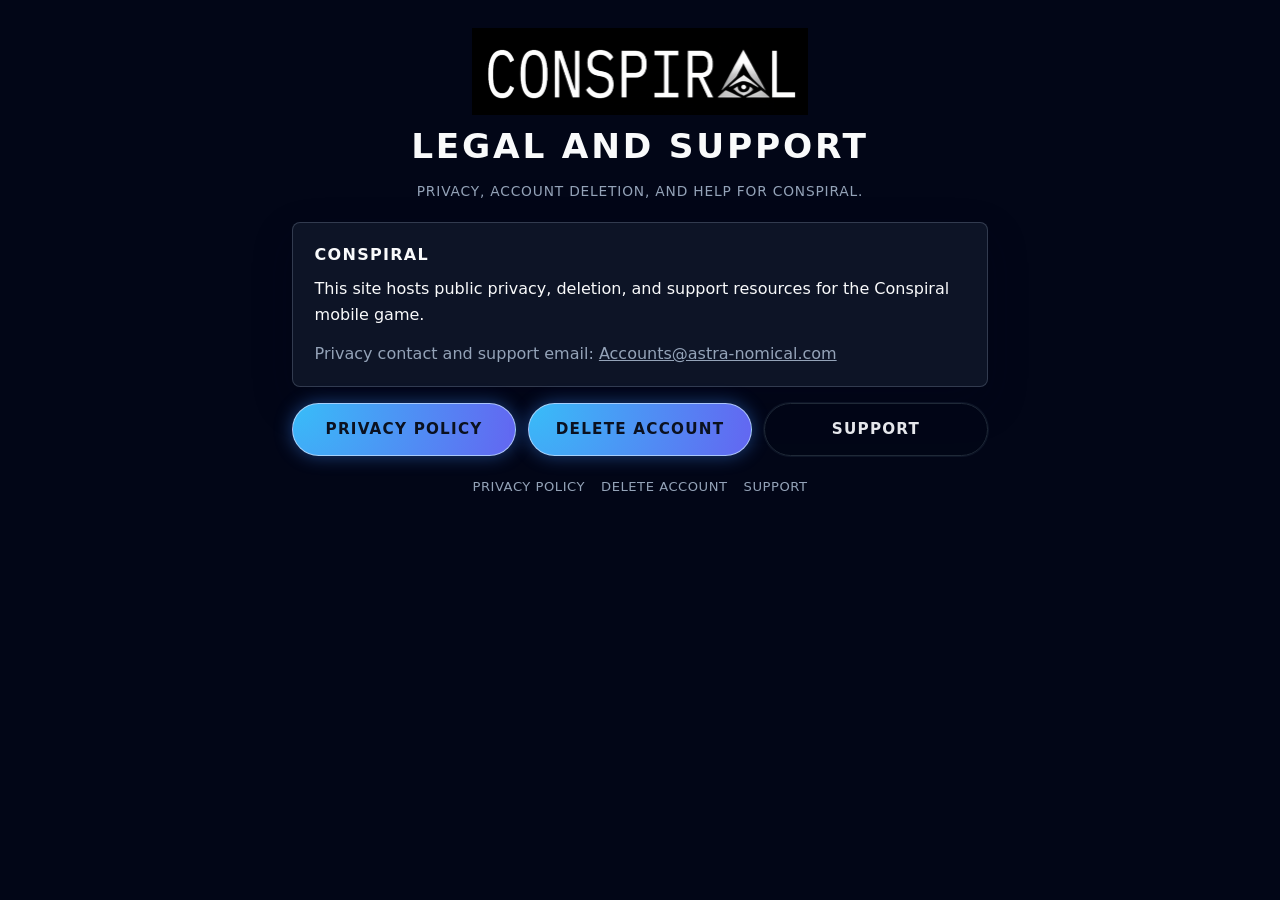
<file: index.html>
<!doctype html>
<html lang="en">
  <head>
    <meta charset="utf-8">
    <meta name="viewport" content="width=device-width, initial-scale=1">
    <meta name="description" content="Conspiral privacy, account deletion, and support resources.">
    <title>Conspiral Legal And Support</title>
    <link rel="stylesheet" href="assets/styles.css">
  </head>
  <body>
    <div class="site-shell">
      <header class="site-header">
        <img class="logo" src="assets/conspiral-logo.png" alt="Conspiral">
        <h1 class="page-title">Legal And Support</h1>
        <p class="page-subtitle">Privacy, account deletion, and help for Conspiral.</p>
      </header>

      <main class="content">
        <section class="panel">
          <h2>Conspiral</h2>
          <p>
            This site hosts public privacy, deletion, and support resources for the Conspiral mobile game.
          </p>
          <p class="muted">
            Privacy contact and support email: <a href="mailto:Accounts@astra-nomical.com">Accounts@astra-nomical.com</a>
          </p>
        </section>

        <nav class="nav-grid" aria-label="Legal and support pages">
          <a class="button" href="privacy/">Privacy Policy</a>
          <a class="button" href="delete-account/">Delete Account</a>
          <a class="button-secondary" href="support/">Support</a>
        </nav>
      </main>

      <footer class="footer">
        <a href="privacy/">Privacy Policy</a>
        <a href="delete-account/">Delete Account</a>
        <a href="support/">Support</a>
      </footer>
    </div>
  </body>
</html>
</file>
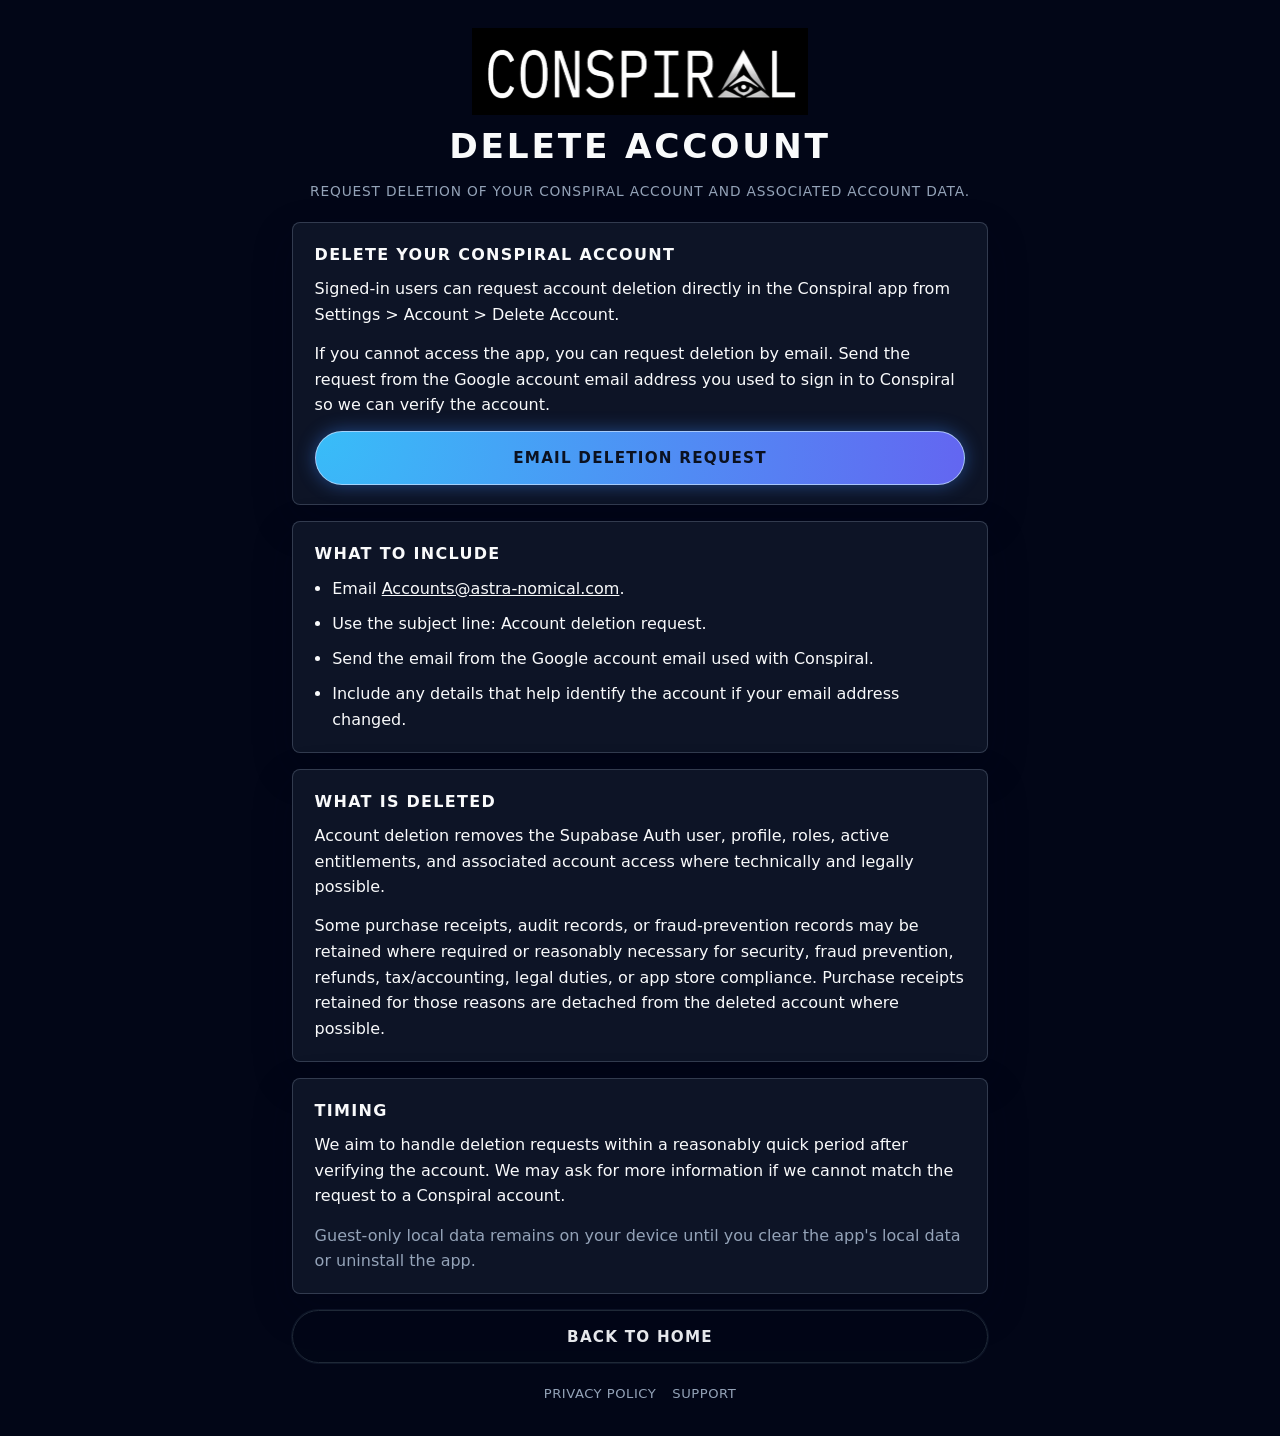
<file: delete-account/index.html>
<!doctype html>
<html lang="en">
  <head>
    <meta charset="utf-8">
    <meta name="viewport" content="width=device-width, initial-scale=1">
    <meta name="description" content="Request deletion of your Conspiral account and associated account data.">
    <title>Delete Account | Conspiral</title>
    <link rel="stylesheet" href="../assets/styles.css">
  </head>
  <body>
    <div class="site-shell">
      <header class="site-header">
        <a href="../" aria-label="Conspiral home">
          <img class="logo" src="../assets/conspiral-logo.png" alt="Conspiral">
        </a>
        <h1 class="page-title">Delete Account</h1>
        <p class="page-subtitle">Request deletion of your Conspiral account and associated account data.</p>
      </header>

      <main class="content">
        <section class="panel">
          <h2>Delete Your Conspiral Account</h2>
          <p>
            Signed-in users can request account deletion directly in the Conspiral app from Settings &gt; Account &gt;
            Delete Account.
          </p>
          <p>
            If you cannot access the app, you can request deletion by email. Send the request from the Google account
            email address you used to sign in to Conspiral so we can verify the account.
          </p>
          <a
            class="button"
            href="mailto:Accounts@astra-nomical.com?subject=Account%20deletion%20request&body=Please%20delete%20my%20Conspiral%20account.%0A%0AGoogle%20sign-in%20email%3A%20%0AOptional%20details%3A%20"
          >
            Email Deletion Request
          </a>
        </section>

        <section class="panel">
          <h2>What To Include</h2>
          <ul class="meta-list">
            <li>Email <a href="mailto:Accounts@astra-nomical.com">Accounts@astra-nomical.com</a>.</li>
            <li>Use the subject line: Account deletion request.</li>
            <li>Send the email from the Google account email used with Conspiral.</li>
            <li>Include any details that help identify the account if your email address changed.</li>
          </ul>
        </section>

        <section class="panel">
          <h2>What Is Deleted</h2>
          <p>
            Account deletion removes the Supabase Auth user, profile, roles, active entitlements, and associated
            account access where technically and legally possible.
          </p>
          <p>
            Some purchase receipts, audit records, or fraud-prevention records may be retained where required or
            reasonably necessary for security, fraud prevention, refunds, tax/accounting, legal duties, or app store
            compliance. Purchase receipts retained for those reasons are detached from the deleted account where
            possible.
          </p>
        </section>

        <section class="panel">
          <h2>Timing</h2>
          <p>
            We aim to handle deletion requests within a reasonably quick period after verifying the account. We may ask
            for more information if we cannot match the request to a Conspiral account.
          </p>
          <p class="muted">
            Guest-only local data remains on your device until you clear the app's local data or uninstall the app.
          </p>
        </section>

        <a class="button-secondary" href="../">Back To Home</a>
      </main>

      <footer class="footer">
        <a href="../privacy/">Privacy Policy</a>
        <a href="../support/">Support</a>
      </footer>
    </div>
  </body>
</html>
</file>
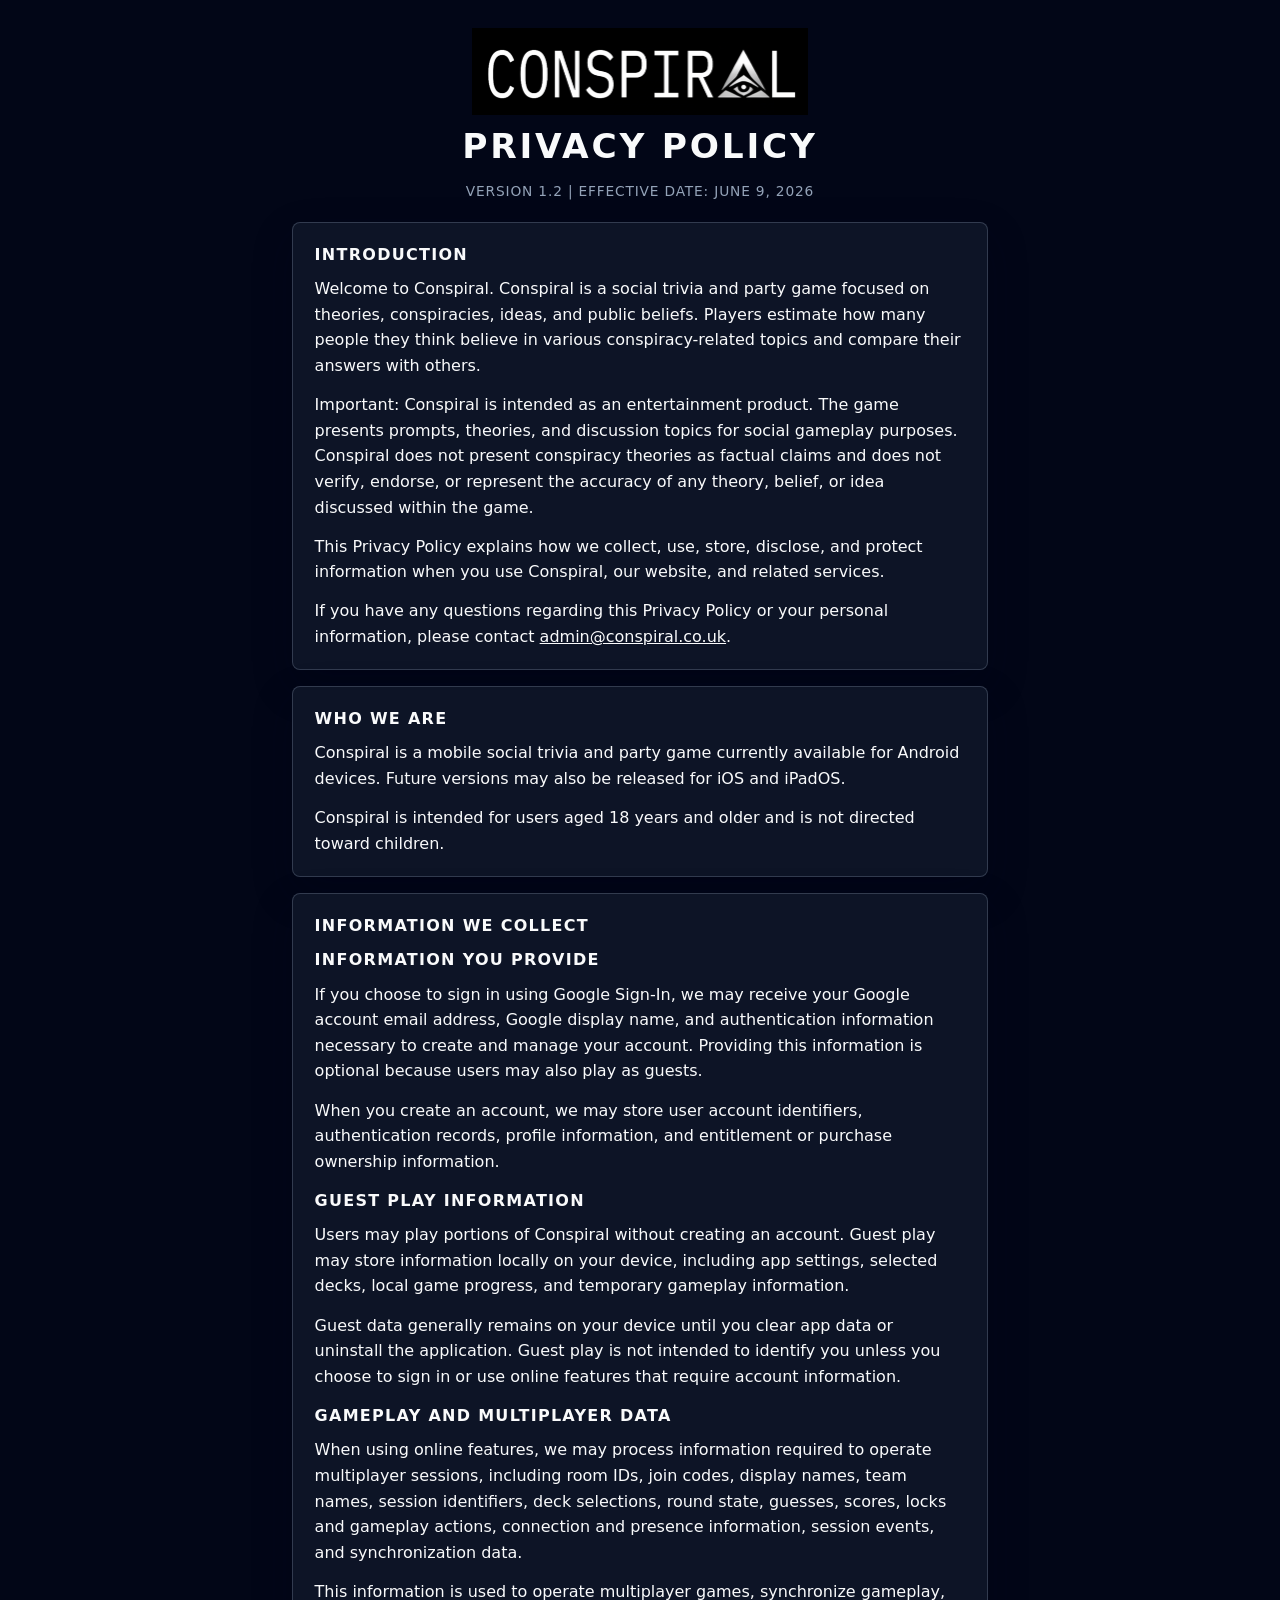
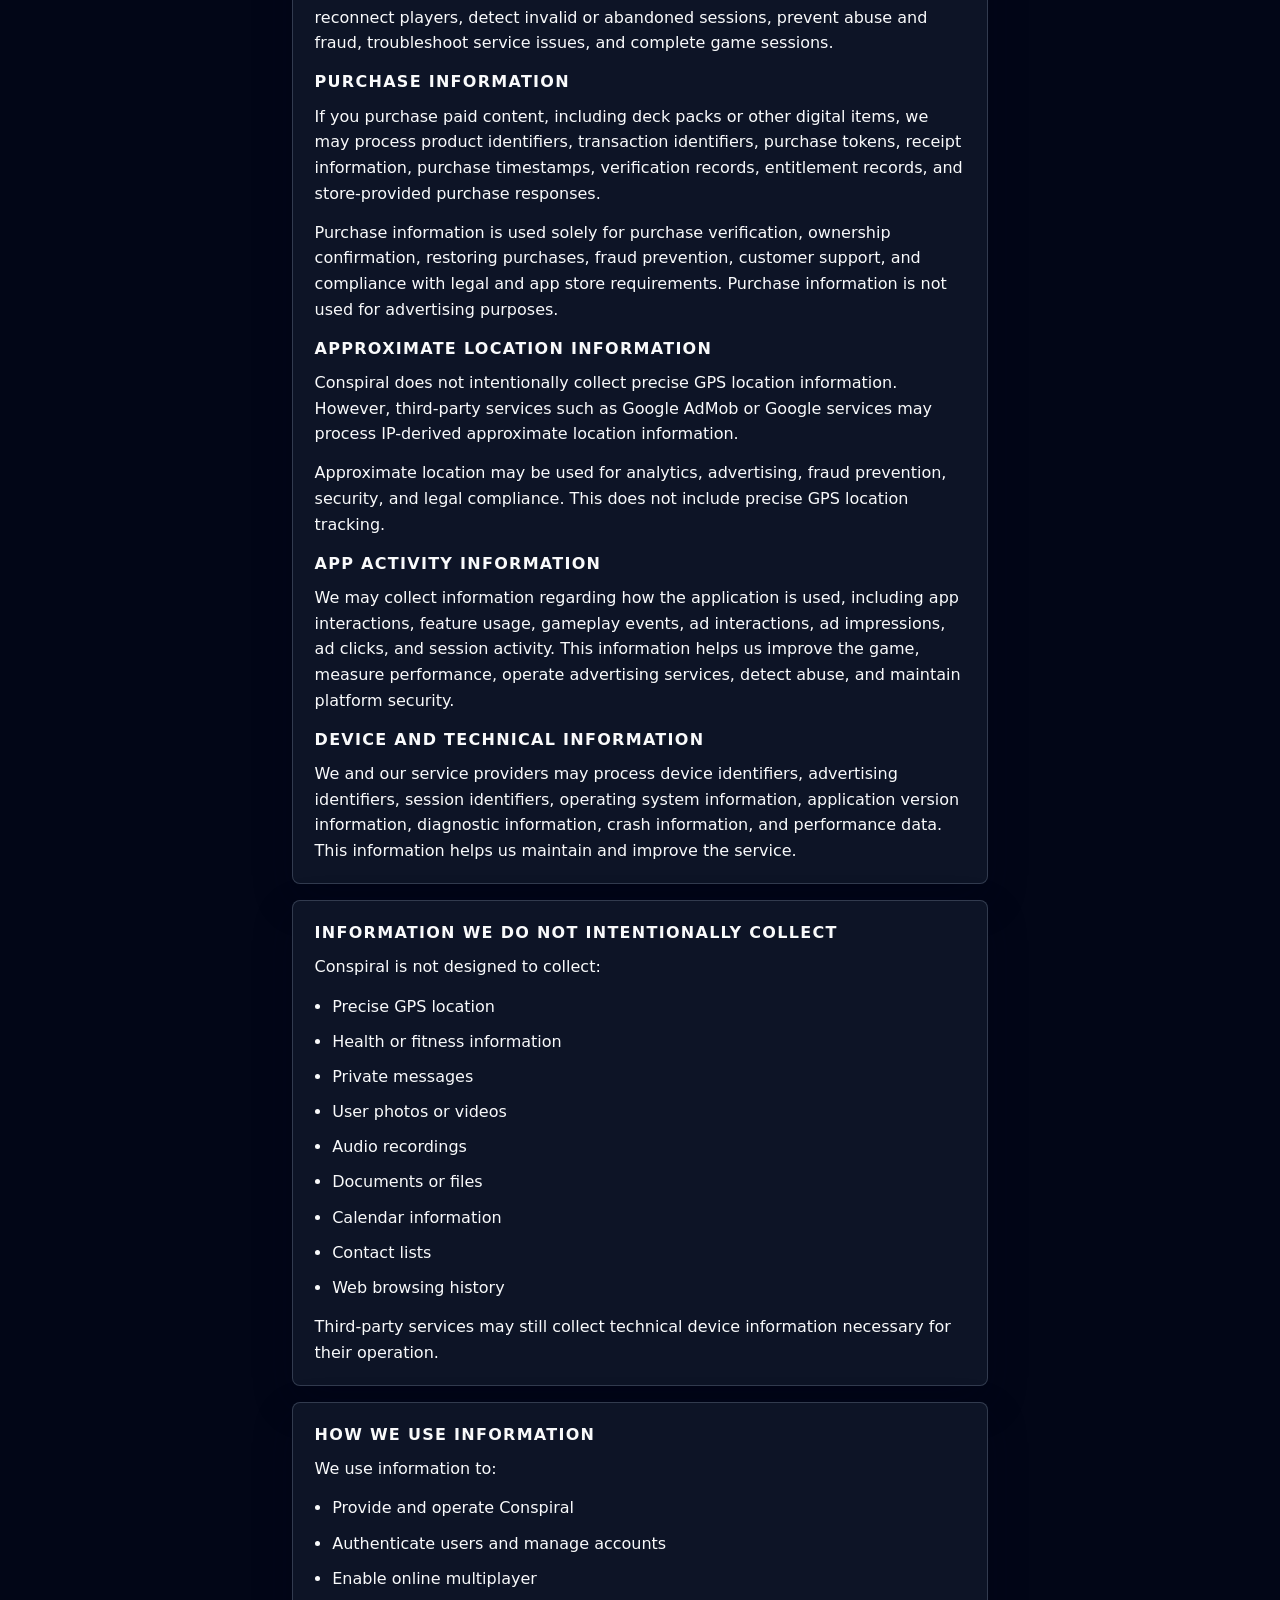
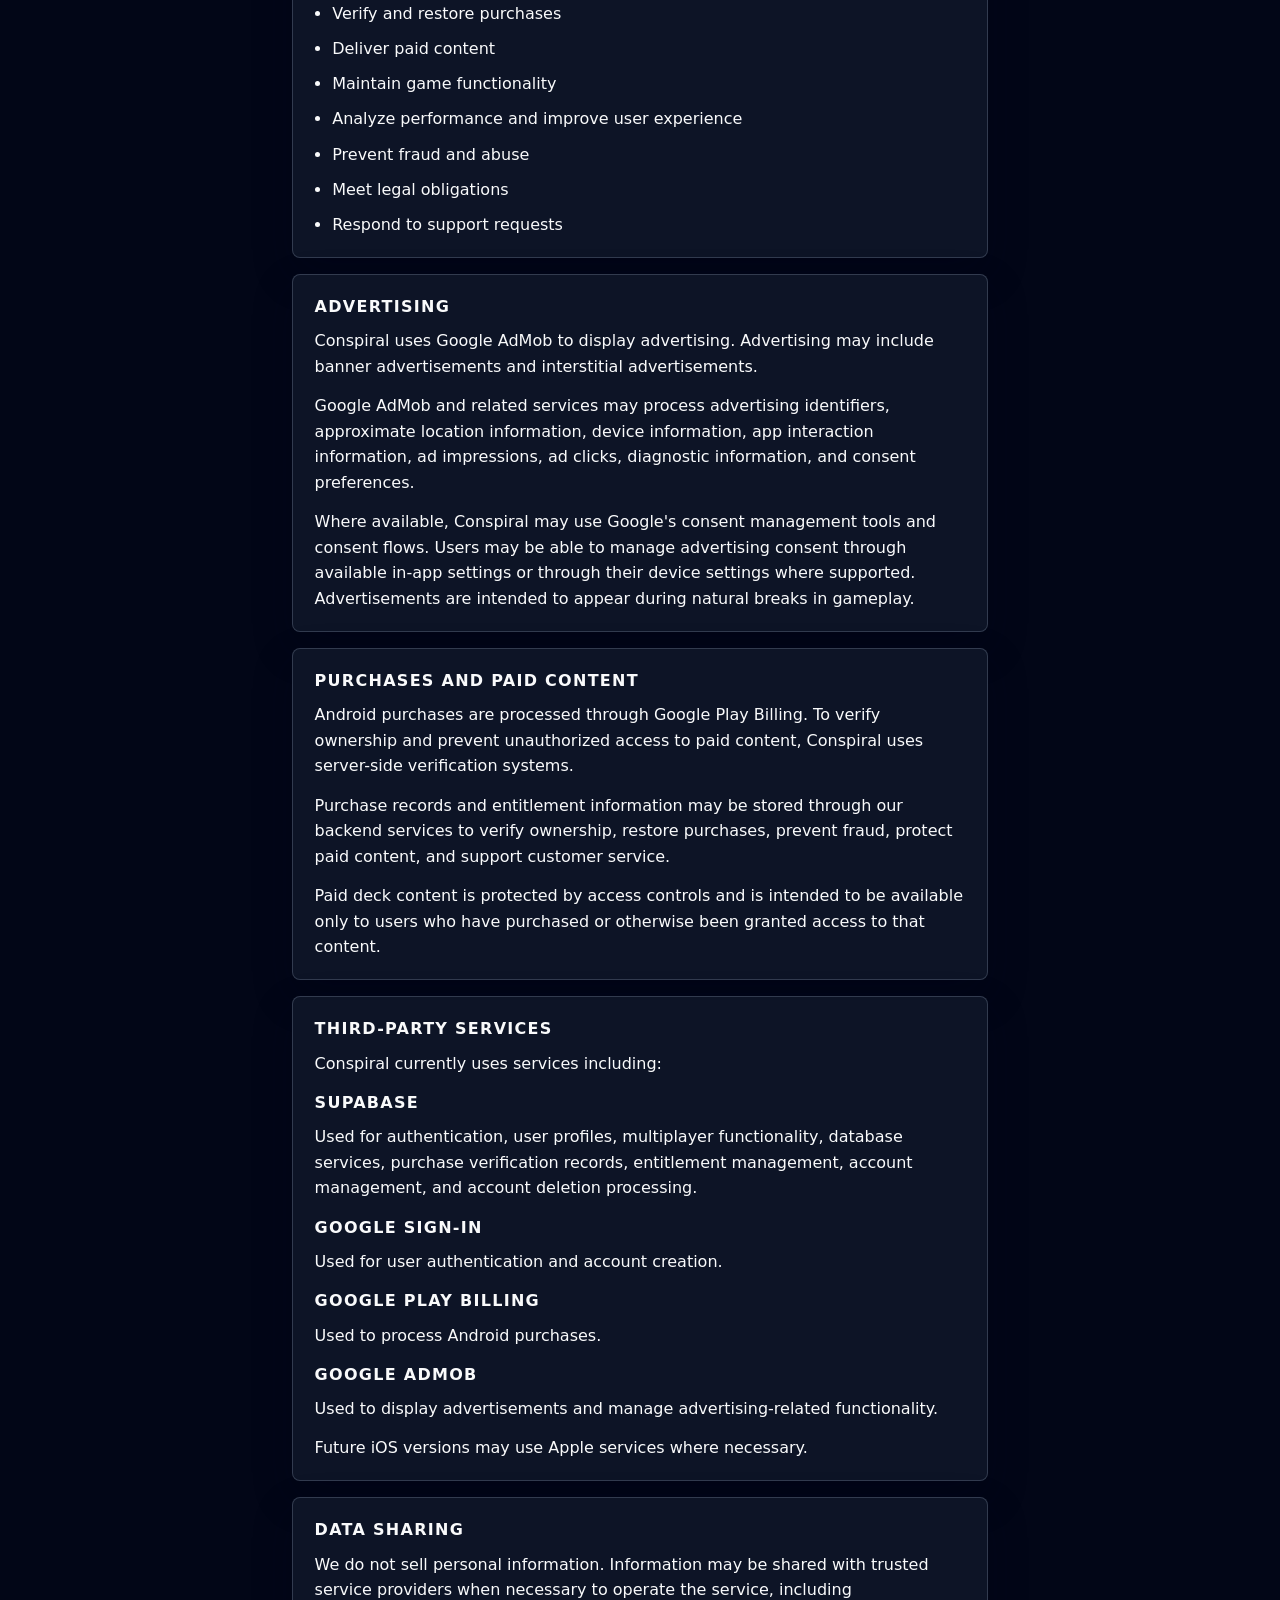
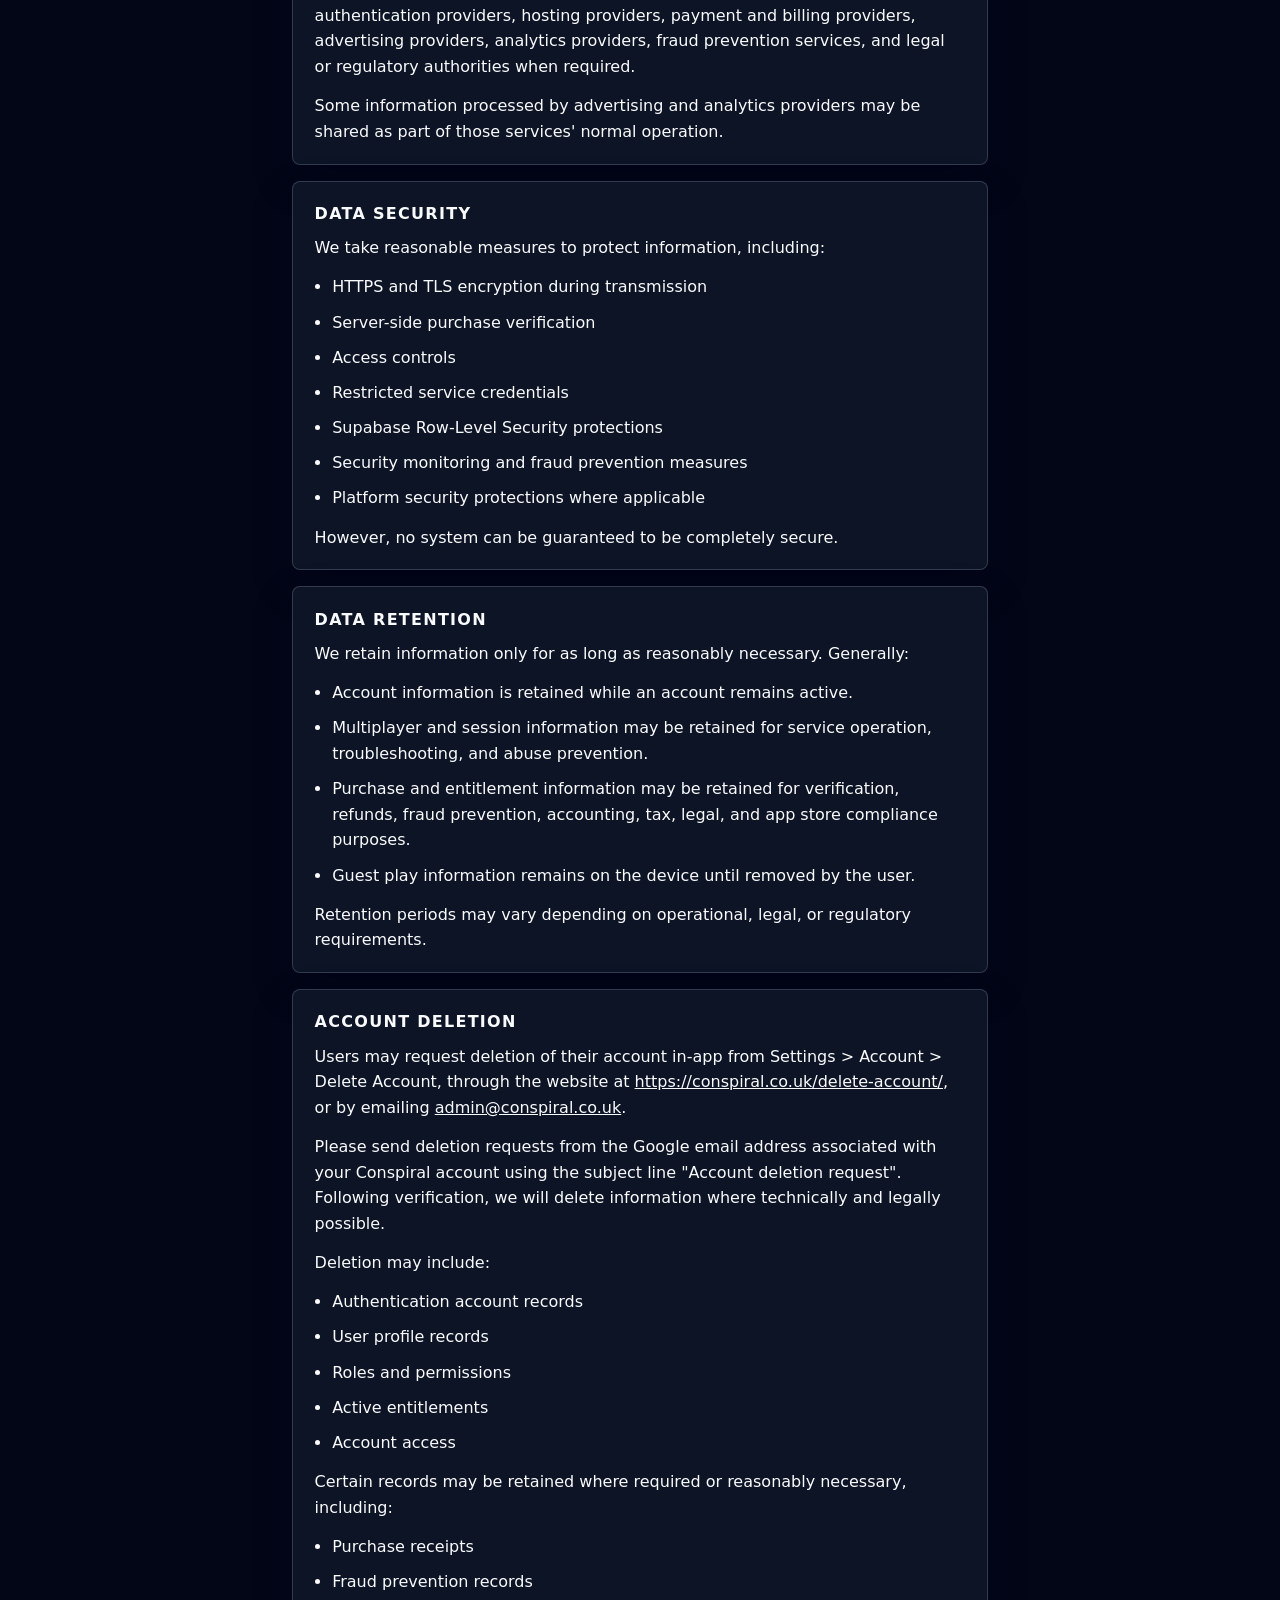
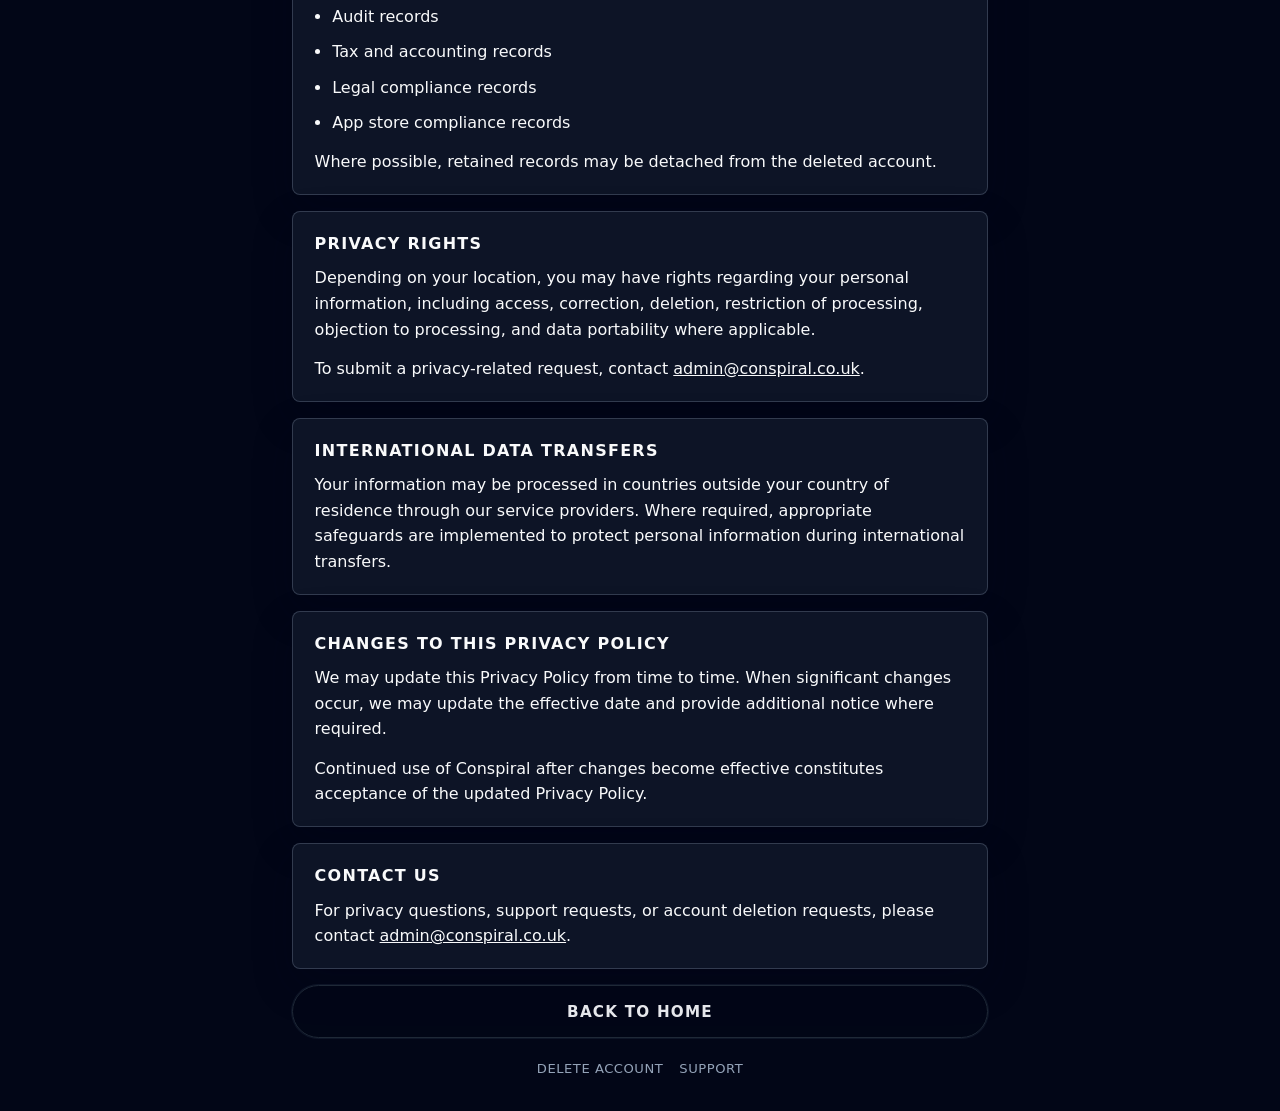
<file: privacy/index.html>
<!doctype html>
<html lang="en">
  <head>
    <meta charset="utf-8">
    <meta name="viewport" content="width=device-width, initial-scale=1">
    <meta name="description" content="Privacy Policy for the Conspiral mobile game.">
    <title>Privacy Policy | Conspiral</title>
    <link rel="stylesheet" href="../assets/styles.css">
  </head>
  <body>
    <div class="site-shell">
      <header class="site-header">
        <a href="../" aria-label="Conspiral home">
          <img class="logo" src="../assets/conspiral-logo.png" alt="Conspiral">
        </a>
        <h1 class="page-title">Privacy Policy</h1>
        <p class="page-subtitle">Version 1.2 | Effective Date: June 9, 2026</p>
      </header>

      <main class="content">
        <section class="panel">
          <h2>Introduction</h2>
          <p>
            Welcome to Conspiral. Conspiral is a social trivia and party game focused on theories, conspiracies,
            ideas, and public beliefs. Players estimate how many people they think believe in various
            conspiracy-related topics and compare their answers with others.
          </p>
          <p>
            Important: Conspiral is intended as an entertainment product. The game presents prompts, theories, and
            discussion topics for social gameplay purposes. Conspiral does not present conspiracy theories as factual
            claims and does not verify, endorse, or represent the accuracy of any theory, belief, or idea discussed
            within the game.
          </p>
          <p>
            This Privacy Policy explains how we collect, use, store, disclose, and protect information when you use
            Conspiral, our website, and related services.
          </p>
          <p>
            If you have any questions regarding this Privacy Policy or your personal information, please contact
            <a href="mailto:admin@conspiral.co.uk">admin@conspiral.co.uk</a>.
          </p>
        </section>

        <section class="panel">
          <h2>Who We Are</h2>
          <p>
            Conspiral is a mobile social trivia and party game currently available for Android devices. Future versions
            may also be released for iOS and iPadOS.
          </p>
          <p>
            Conspiral is intended for users aged 18 years and older and is not directed toward children.
          </p>
        </section>

        <section class="panel">
          <h2>Information We Collect</h2>
          <h3>Information You Provide</h3>
          <p>
            If you choose to sign in using Google Sign-In, we may receive your Google account email address, Google
            display name, and authentication information necessary to create and manage your account. Providing this
            information is optional because users may also play as guests.
          </p>
          <p>
            When you create an account, we may store user account identifiers, authentication records, profile
            information, and entitlement or purchase ownership information.
          </p>

          <h3>Guest Play Information</h3>
          <p>
            Users may play portions of Conspiral without creating an account. Guest play may store information locally
            on your device, including app settings, selected decks, local game progress, and temporary gameplay
            information.
          </p>
          <p>
            Guest data generally remains on your device until you clear app data or uninstall the application. Guest
            play is not intended to identify you unless you choose to sign in or use online features that require
            account information.
          </p>

          <h3>Gameplay And Multiplayer Data</h3>
          <p>
            When using online features, we may process information required to operate multiplayer sessions, including
            room IDs, join codes, display names, team names, session identifiers, deck selections, round state, guesses,
            scores, locks and gameplay actions, connection and presence information, session events, and synchronization
            data.
          </p>
          <p>
            This information is used to operate multiplayer games, synchronize gameplay, reconnect players, detect
            invalid or abandoned sessions, prevent abuse and fraud, troubleshoot service issues, and complete game
            sessions.
          </p>

          <h3>Purchase Information</h3>
          <p>
            If you purchase paid content, including deck packs or other digital items, we may process product
            identifiers, transaction identifiers, purchase tokens, receipt information, purchase timestamps,
            verification records, entitlement records, and store-provided purchase responses.
          </p>
          <p>
            Purchase information is used solely for purchase verification, ownership confirmation, restoring purchases,
            fraud prevention, customer support, and compliance with legal and app store requirements. Purchase
            information is not used for advertising purposes.
          </p>

          <h3>Approximate Location Information</h3>
          <p>
            Conspiral does not intentionally collect precise GPS location information. However, third-party services
            such as Google AdMob or Google services may process IP-derived approximate location information.
          </p>
          <p>
            Approximate location may be used for analytics, advertising, fraud prevention, security, and legal
            compliance. This does not include precise GPS location tracking.
          </p>

          <h3>App Activity Information</h3>
          <p>
            We may collect information regarding how the application is used, including app interactions, feature usage,
            gameplay events, ad interactions, ad impressions, ad clicks, and session activity. This information helps us
            improve the game, measure performance, operate advertising services, detect abuse, and maintain platform
            security.
          </p>

          <h3>Device And Technical Information</h3>
          <p>
            We and our service providers may process device identifiers, advertising identifiers, session identifiers,
            operating system information, application version information, diagnostic information, crash information,
            and performance data. This information helps us maintain and improve the service.
          </p>
        </section>

        <section class="panel">
          <h2>Information We Do Not Intentionally Collect</h2>
          <p>Conspiral is not designed to collect:</p>
          <ul class="meta-list">
            <li>Precise GPS location</li>
            <li>Health or fitness information</li>
            <li>Private messages</li>
            <li>User photos or videos</li>
            <li>Audio recordings</li>
            <li>Documents or files</li>
            <li>Calendar information</li>
            <li>Contact lists</li>
            <li>Web browsing history</li>
          </ul>
          <p>
            Third-party services may still collect technical device information necessary for their operation.
          </p>
        </section>

        <section class="panel">
          <h2>How We Use Information</h2>
          <p>We use information to:</p>
          <ul class="meta-list">
            <li>Provide and operate Conspiral</li>
            <li>Authenticate users and manage accounts</li>
            <li>Enable online multiplayer</li>
            <li>Verify and restore purchases</li>
            <li>Deliver paid content</li>
            <li>Maintain game functionality</li>
            <li>Analyze performance and improve user experience</li>
            <li>Prevent fraud and abuse</li>
            <li>Meet legal obligations</li>
            <li>Respond to support requests</li>
          </ul>
        </section>

        <section class="panel">
          <h2>Advertising</h2>
          <p>
            Conspiral uses Google AdMob to display advertising. Advertising may include banner advertisements and
            interstitial advertisements.
          </p>
          <p>
            Google AdMob and related services may process advertising identifiers, approximate location information,
            device information, app interaction information, ad impressions, ad clicks, diagnostic information, and
            consent preferences.
          </p>
          <p>
            Where available, Conspiral may use Google's consent management tools and consent flows. Users may be able
            to manage advertising consent through available in-app settings or through their device settings where
            supported. Advertisements are intended to appear during natural breaks in gameplay.
          </p>
        </section>

        <section class="panel">
          <h2>Purchases And Paid Content</h2>
          <p>
            Android purchases are processed through Google Play Billing. To verify ownership and prevent unauthorized
            access to paid content, Conspiral uses server-side verification systems.
          </p>
          <p>
            Purchase records and entitlement information may be stored through our backend services to verify ownership,
            restore purchases, prevent fraud, protect paid content, and support customer service.
          </p>
          <p>
            Paid deck content is protected by access controls and is intended to be available only to users who have
            purchased or otherwise been granted access to that content.
          </p>
        </section>

        <section class="panel">
          <h2>Third-Party Services</h2>
          <p>Conspiral currently uses services including:</p>
          <h3>Supabase</h3>
          <p>
            Used for authentication, user profiles, multiplayer functionality, database services, purchase verification
            records, entitlement management, account management, and account deletion processing.
          </p>
          <h3>Google Sign-In</h3>
          <p>Used for user authentication and account creation.</p>
          <h3>Google Play Billing</h3>
          <p>Used to process Android purchases.</p>
          <h3>Google AdMob</h3>
          <p>Used to display advertisements and manage advertising-related functionality.</p>
          <p>Future iOS versions may use Apple services where necessary.</p>
        </section>

        <section class="panel">
          <h2>Data Sharing</h2>
          <p>
            We do not sell personal information. Information may be shared with trusted service providers when
            necessary to operate the service, including authentication providers, hosting providers, payment and billing
            providers, advertising providers, analytics providers, fraud prevention services, and legal or regulatory
            authorities when required.
          </p>
          <p>
            Some information processed by advertising and analytics providers may be shared as part of those services'
            normal operation.
          </p>
        </section>

        <section class="panel">
          <h2>Data Security</h2>
          <p>We take reasonable measures to protect information, including:</p>
          <ul class="meta-list">
            <li>HTTPS and TLS encryption during transmission</li>
            <li>Server-side purchase verification</li>
            <li>Access controls</li>
            <li>Restricted service credentials</li>
            <li>Supabase Row-Level Security protections</li>
            <li>Security monitoring and fraud prevention measures</li>
            <li>Platform security protections where applicable</li>
          </ul>
          <p>However, no system can be guaranteed to be completely secure.</p>
        </section>

        <section class="panel">
          <h2>Data Retention</h2>
          <p>We retain information only for as long as reasonably necessary. Generally:</p>
          <ul class="meta-list">
            <li>Account information is retained while an account remains active.</li>
            <li>Multiplayer and session information may be retained for service operation, troubleshooting, and abuse prevention.</li>
            <li>Purchase and entitlement information may be retained for verification, refunds, fraud prevention, accounting, tax, legal, and app store compliance purposes.</li>
            <li>Guest play information remains on the device until removed by the user.</li>
          </ul>
          <p>Retention periods may vary depending on operational, legal, or regulatory requirements.</p>
        </section>

        <section class="panel">
          <h2>Account Deletion</h2>
          <p>
            Users may request deletion of their account in-app from Settings &gt; Account &gt; Delete Account, through
            the website at <a href="../delete-account/">https://conspiral.co.uk/delete-account/</a>, or by emailing
            <a href="mailto:admin@conspiral.co.uk">admin@conspiral.co.uk</a>.
          </p>
          <p>
            Please send deletion requests from the Google email address associated with your Conspiral account using
            the subject line "Account deletion request". Following verification, we will delete information where
            technically and legally possible.
          </p>
          <p>Deletion may include:</p>
          <ul class="meta-list">
            <li>Authentication account records</li>
            <li>User profile records</li>
            <li>Roles and permissions</li>
            <li>Active entitlements</li>
            <li>Account access</li>
          </ul>
          <p>Certain records may be retained where required or reasonably necessary, including:</p>
          <ul class="meta-list">
            <li>Purchase receipts</li>
            <li>Fraud prevention records</li>
            <li>Audit records</li>
            <li>Tax and accounting records</li>
            <li>Legal compliance records</li>
            <li>App store compliance records</li>
          </ul>
          <p>Where possible, retained records may be detached from the deleted account.</p>
        </section>

        <section class="panel">
          <h2>Privacy Rights</h2>
          <p>
            Depending on your location, you may have rights regarding your personal information, including access,
            correction, deletion, restriction of processing, objection to processing, and data portability where
            applicable.
          </p>
          <p>
            To submit a privacy-related request, contact
            <a href="mailto:admin@conspiral.co.uk">admin@conspiral.co.uk</a>.
          </p>
        </section>

        <section class="panel">
          <h2>International Data Transfers</h2>
          <p>
            Your information may be processed in countries outside your country of residence through our service
            providers. Where required, appropriate safeguards are implemented to protect personal information during
            international transfers.
          </p>
        </section>

        <section class="panel">
          <h2>Changes To This Privacy Policy</h2>
          <p>
            We may update this Privacy Policy from time to time. When significant changes occur, we may update the
            effective date and provide additional notice where required.
          </p>
          <p>
            Continued use of Conspiral after changes become effective constitutes acceptance of the updated Privacy
            Policy.
          </p>
        </section>

        <section class="panel">
          <h2>Contact Us</h2>
          <p>
            For privacy questions, support requests, or account deletion requests, please contact
            <a href="mailto:admin@conspiral.co.uk">admin@conspiral.co.uk</a>.
          </p>
        </section>

        <a class="button-secondary" href="../">Back To Home</a>
      </main>

      <footer class="footer">
        <a href="../delete-account/">Delete Account</a>
        <a href="../support/">Support</a>
      </footer>
    </div>
  </body>
</html>
</file>
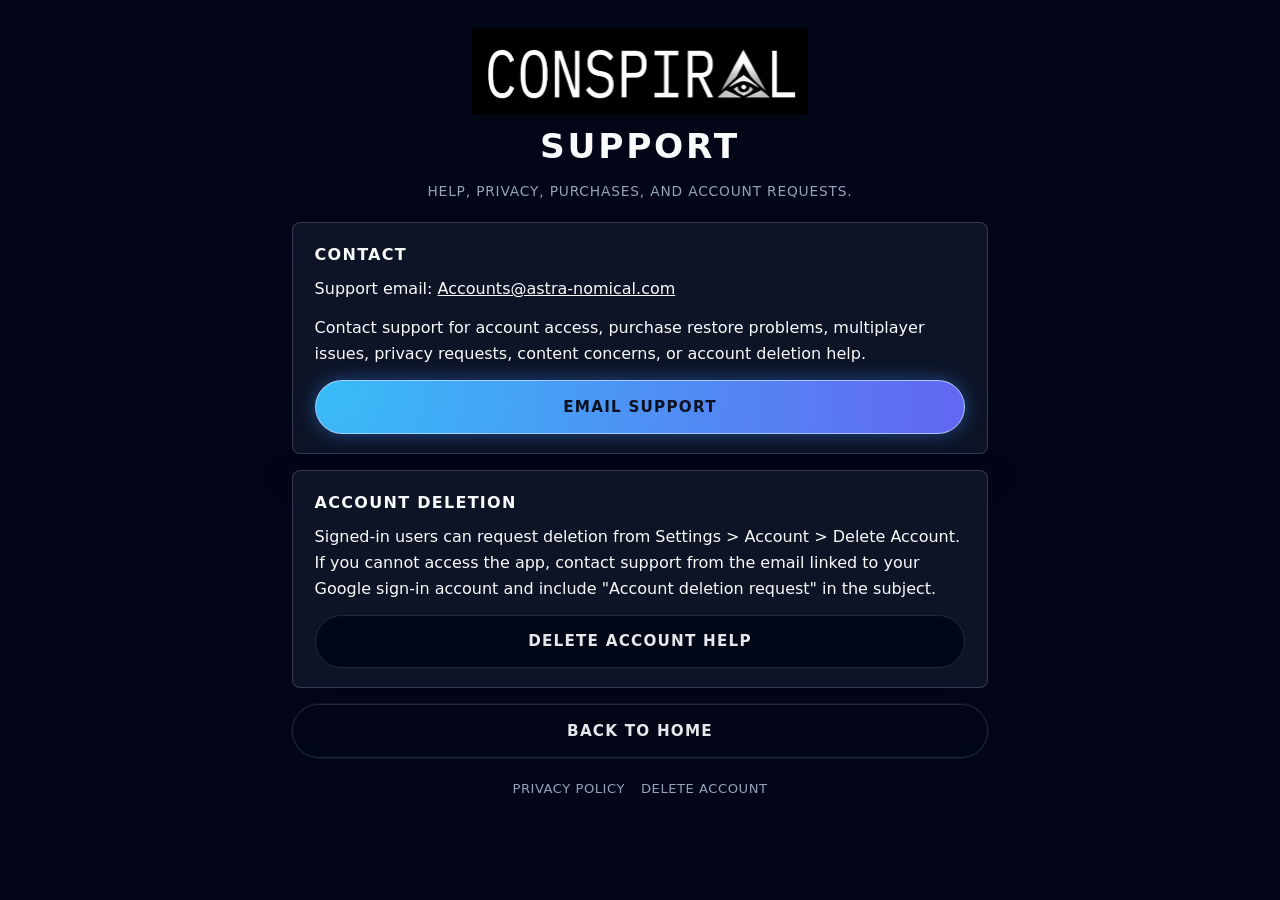
<file: support/index.html>
<!doctype html>
<html lang="en">
  <head>
    <meta charset="utf-8">
    <meta name="viewport" content="width=device-width, initial-scale=1">
    <meta name="description" content="Support contact for Conspiral.">
    <title>Support | Conspiral</title>
    <link rel="stylesheet" href="../assets/styles.css">
  </head>
  <body>
    <div class="site-shell">
      <header class="site-header">
        <a href="../" aria-label="Conspiral home">
          <img class="logo" src="../assets/conspiral-logo.png" alt="Conspiral">
        </a>
        <h1 class="page-title">Support</h1>
        <p class="page-subtitle">Help, privacy, purchases, and account requests.</p>
      </header>

      <main class="content">
        <section class="panel">
          <h2>Contact</h2>
          <p>
            Support email: <a href="mailto:Accounts@astra-nomical.com">Accounts@astra-nomical.com</a>
          </p>
          <p>
            Contact support for account access, purchase restore problems, multiplayer issues, privacy requests,
            content concerns, or account deletion help.
          </p>
          <a class="button" href="mailto:Accounts@astra-nomical.com?subject=Conspiral%20support%20request">
            Email Support
          </a>
        </section>

        <section class="panel">
          <h2>Account Deletion</h2>
          <p>
            Signed-in users can request deletion from Settings &gt; Account &gt; Delete Account. If you cannot access
            the app, contact support from the email linked to your Google sign-in account and include "Account deletion
            request" in the subject.
          </p>
          <a class="button-secondary" href="../delete-account/">Delete Account Help</a>
        </section>

        <a class="button-secondary" href="../">Back To Home</a>
      </main>

      <footer class="footer">
        <a href="../privacy/">Privacy Policy</a>
        <a href="../delete-account/">Delete Account</a>
      </footer>
    </div>
  </body>
</html>
</file>
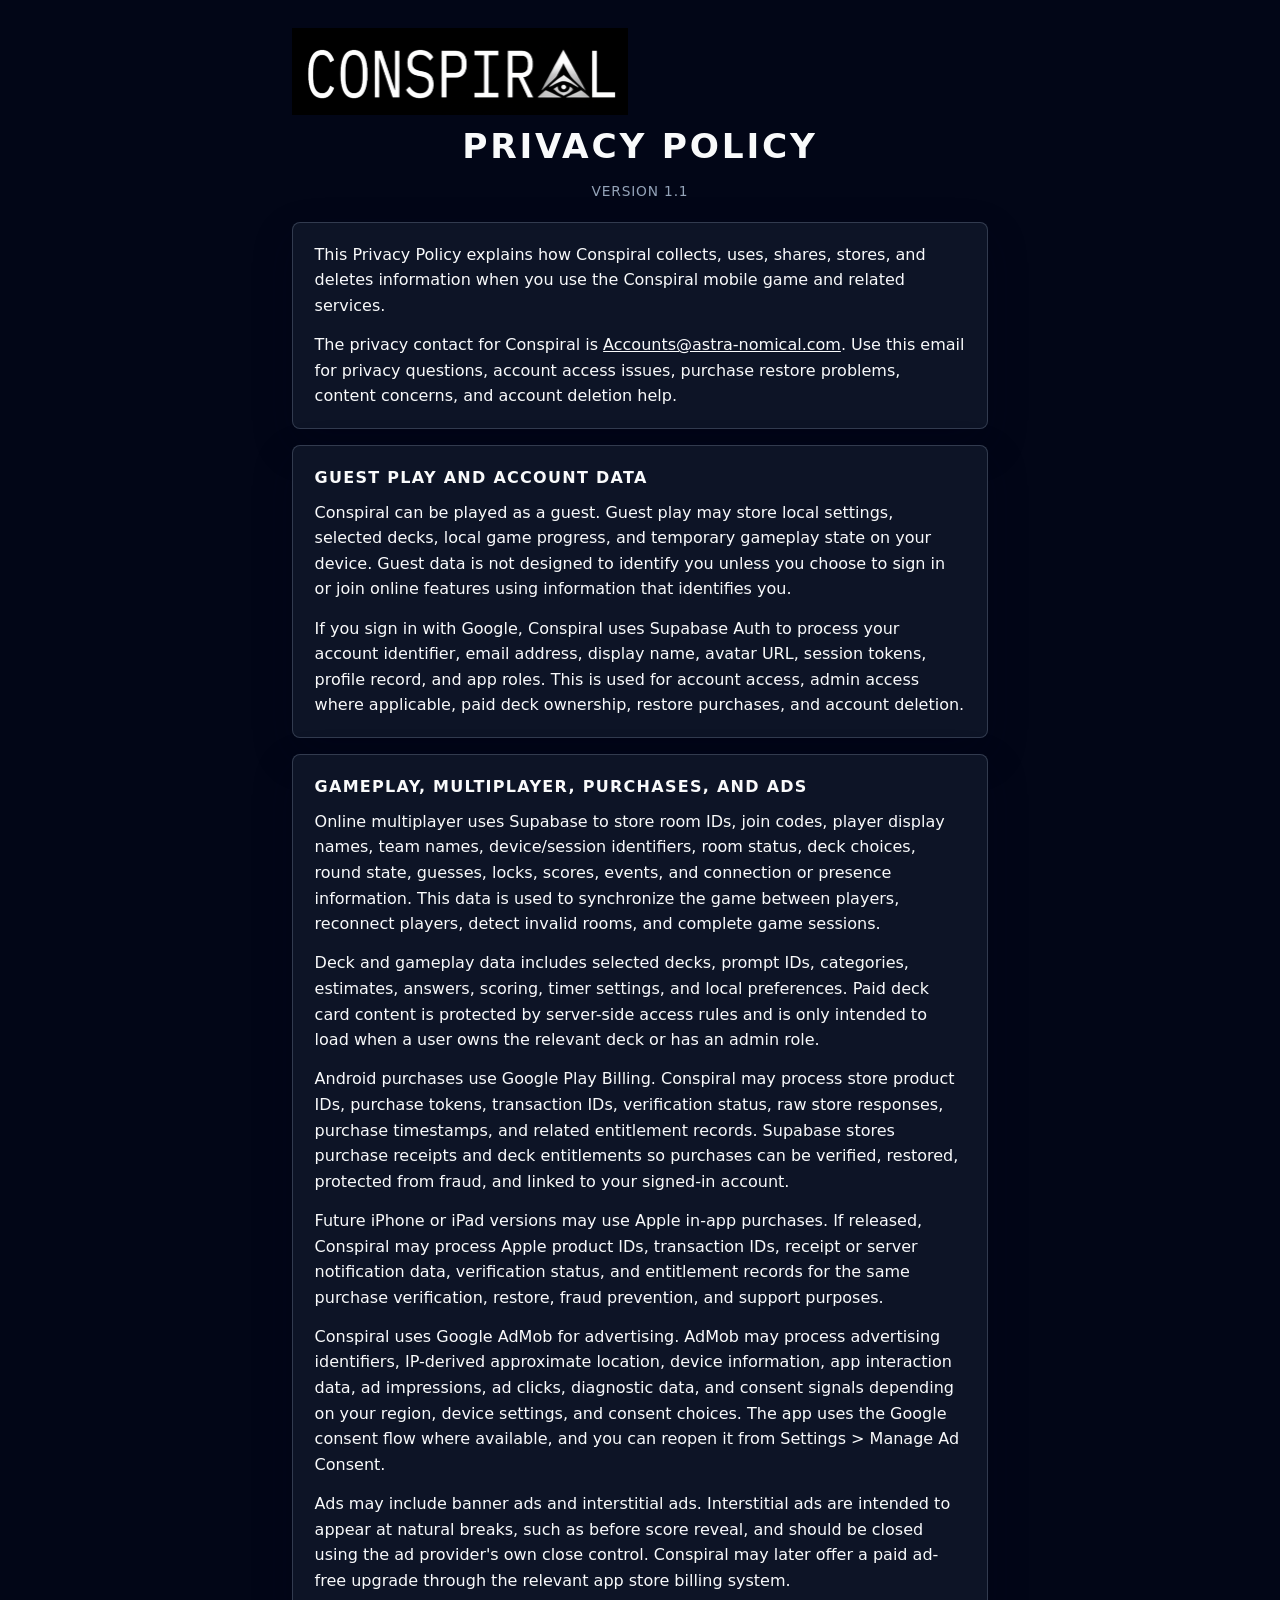
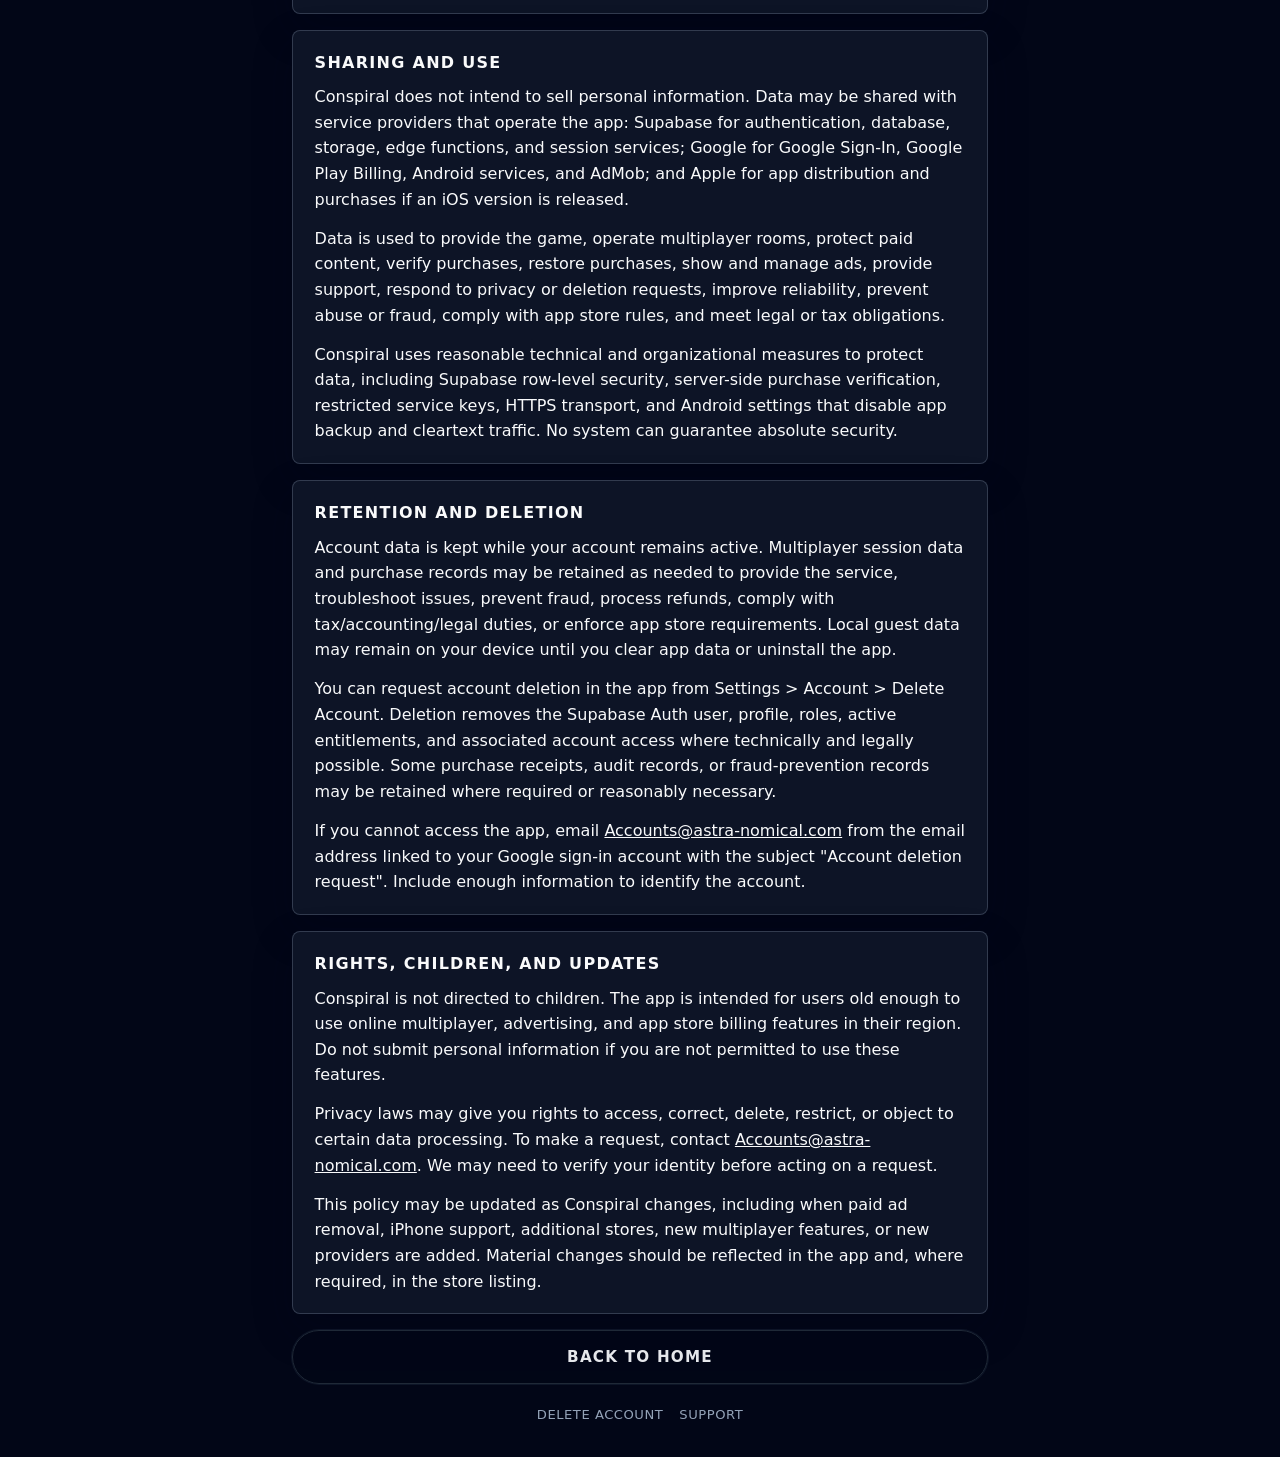
<file: compliance-site/privacy/index.html>
<!doctype html>
<html lang="en">
  <head>
    <meta charset="utf-8">
    <meta name="viewport" content="width=device-width, initial-scale=1">
    <meta name="description" content="Privacy Policy for the Conspiral mobile game.">
    <title>Privacy Policy | Conspiral</title>
    <link rel="stylesheet" href="../assets/styles.css">
  </head>
  <body>
    <div class="site-shell">
      <header class="site-header">
        <a href="../" aria-label="Conspiral home">
          <img class="logo" src="../assets/conspiral-logo.png" alt="Conspiral">
        </a>
        <h1 class="page-title">Privacy Policy</h1>
        <p class="page-subtitle">Version 1.1</p>
      </header>

      <main class="content">
        <section class="panel">
          <p>
            This Privacy Policy explains how Conspiral collects, uses, shares, stores, and deletes information
            when you use the Conspiral mobile game and related services.
          </p>
          <p>
            The privacy contact for Conspiral is <a href="mailto:Accounts@astra-nomical.com">Accounts@astra-nomical.com</a>.
            Use this email for privacy questions, account access issues, purchase restore problems, content concerns,
            and account deletion help.
          </p>
        </section>

        <section class="panel">
          <h2>Guest Play And Account Data</h2>
          <p>
            Conspiral can be played as a guest. Guest play may store local settings, selected decks, local game
            progress, and temporary gameplay state on your device. Guest data is not designed to identify you unless
            you choose to sign in or join online features using information that identifies you.
          </p>
          <p>
            If you sign in with Google, Conspiral uses Supabase Auth to process your account identifier, email address,
            display name, avatar URL, session tokens, profile record, and app roles. This is used for account access,
            admin access where applicable, paid deck ownership, restore purchases, and account deletion.
          </p>
        </section>

        <section class="panel">
          <h2>Gameplay, Multiplayer, Purchases, And Ads</h2>
          <p>
            Online multiplayer uses Supabase to store room IDs, join codes, player display names, team names,
            device/session identifiers, room status, deck choices, round state, guesses, locks, scores, events, and
            connection or presence information. This data is used to synchronize the game between players, reconnect
            players, detect invalid rooms, and complete game sessions.
          </p>
          <p>
            Deck and gameplay data includes selected decks, prompt IDs, categories, estimates, answers, scoring, timer
            settings, and local preferences. Paid deck card content is protected by server-side access rules and is only
            intended to load when a user owns the relevant deck or has an admin role.
          </p>
          <p>
            Android purchases use Google Play Billing. Conspiral may process store product IDs, purchase tokens,
            transaction IDs, verification status, raw store responses, purchase timestamps, and related entitlement
            records. Supabase stores purchase receipts and deck entitlements so purchases can be verified, restored,
            protected from fraud, and linked to your signed-in account.
          </p>
          <p>
            Future iPhone or iPad versions may use Apple in-app purchases. If released, Conspiral may process Apple
            product IDs, transaction IDs, receipt or server notification data, verification status, and entitlement
            records for the same purchase verification, restore, fraud prevention, and support purposes.
          </p>
          <p>
            Conspiral uses Google AdMob for advertising. AdMob may process advertising identifiers, IP-derived
            approximate location, device information, app interaction data, ad impressions, ad clicks, diagnostic data,
            and consent signals depending on your region, device settings, and consent choices. The app uses the Google
            consent flow where available, and you can reopen it from Settings &gt; Manage Ad Consent.
          </p>
          <p>
            Ads may include banner ads and interstitial ads. Interstitial ads are intended to appear at natural breaks,
            such as before score reveal, and should be closed using the ad provider's own close control. Conspiral may
            later offer a paid ad-free upgrade through the relevant app store billing system.
          </p>
        </section>

        <section class="panel">
          <h2>Sharing And Use</h2>
          <p>
            Conspiral does not intend to sell personal information. Data may be shared with service providers that
            operate the app: Supabase for authentication, database, storage, edge functions, and session services;
            Google for Google Sign-In, Google Play Billing, Android services, and AdMob; and Apple for app distribution
            and purchases if an iOS version is released.
          </p>
          <p>
            Data is used to provide the game, operate multiplayer rooms, protect paid content, verify purchases, restore
            purchases, show and manage ads, provide support, respond to privacy or deletion requests, improve
            reliability, prevent abuse or fraud, comply with app store rules, and meet legal or tax obligations.
          </p>
          <p>
            Conspiral uses reasonable technical and organizational measures to protect data, including Supabase
            row-level security, server-side purchase verification, restricted service keys, HTTPS transport, and Android
            settings that disable app backup and cleartext traffic. No system can guarantee absolute security.
          </p>
        </section>

        <section class="panel">
          <h2>Retention And Deletion</h2>
          <p>
            Account data is kept while your account remains active. Multiplayer session data and purchase records may
            be retained as needed to provide the service, troubleshoot issues, prevent fraud, process refunds, comply
            with tax/accounting/legal duties, or enforce app store requirements. Local guest data may remain on your
            device until you clear app data or uninstall the app.
          </p>
          <p>
            You can request account deletion in the app from Settings &gt; Account &gt; Delete Account. Deletion removes
            the Supabase Auth user, profile, roles, active entitlements, and associated account access where technically
            and legally possible. Some purchase receipts, audit records, or fraud-prevention records may be retained
            where required or reasonably necessary.
          </p>
          <p>
            If you cannot access the app, email <a href="mailto:Accounts@astra-nomical.com">Accounts@astra-nomical.com</a>
            from the email address linked to your Google sign-in account with the subject "Account deletion request".
            Include enough information to identify the account.
          </p>
        </section>

        <section class="panel">
          <h2>Rights, Children, And Updates</h2>
          <p>
            Conspiral is not directed to children. The app is intended for users old enough to use online multiplayer,
            advertising, and app store billing features in their region. Do not submit personal information if you are
            not permitted to use these features.
          </p>
          <p>
            Privacy laws may give you rights to access, correct, delete, restrict, or object to certain data processing.
            To make a request, contact <a href="mailto:Accounts@astra-nomical.com">Accounts@astra-nomical.com</a>. We may
            need to verify your identity before acting on a request.
          </p>
          <p>
            This policy may be updated as Conspiral changes, including when paid ad removal, iPhone support, additional
            stores, new multiplayer features, or new providers are added. Material changes should be reflected in the app
            and, where required, in the store listing.
          </p>
        </section>

        <a class="button-secondary" href="../">Back To Home</a>
      </main>

      <footer class="footer">
        <a href="../delete-account/">Delete Account</a>
        <a href="../support/">Support</a>
      </footer>
    </div>
  </body>
</html>
</file>
<file: assets/styles.css>
:root {
  color-scheme: dark;
  --bg: #020617;
  --panel: rgba(15, 23, 42, 0.88);
  --panel-strong: rgba(2, 6, 23, 0.9);
  --text: #f9fafb;
  --muted: #94a3b8;
  --subtle: #64748b;
  --line: rgba(148, 163, 184, 0.28);
  --accent: #38bdf8;
  --accent-2: #6366f1;
  --warning: #f97316;
}

*,
*::before,
*::after {
  box-sizing: border-box;
}

html {
  min-height: 100%;
  background: var(--bg);
}

body {
  margin: 0;
  min-height: 100vh;
  background: var(--bg);
  color: var(--text);
  font-family: Inter, ui-sans-serif, system-ui, -apple-system, BlinkMacSystemFont, "Segoe UI", sans-serif;
  line-height: 1.6;
}

body::before {
  content: "";
  position: fixed;
  inset: 0;
  z-index: -2;
  background-image: url("conspiracy_board_bg.png");
  background-position: center;
  background-size: cover;
  background-repeat: no-repeat;
}

body::after {
  content: "";
  position: fixed;
  inset: 0;
  z-index: -1;
  background: rgba(2, 6, 23, 0.34);
}

a {
  color: inherit;
}

.site-shell {
  width: min(100%, 760px);
  min-height: 100vh;
  margin: 0 auto;
  padding: max(1.25rem, env(safe-area-inset-top, 0px)) 1.25rem 2rem;
}

.site-header {
  display: grid;
  justify-items: center;
  gap: 0.85rem;
  padding: 0.5rem 0 1.25rem;
  text-align: center;
}

.site-header > a {
  display: block;
  width: min(100%, 21rem);
  justify-self: center;
}

.logo {
  width: min(100%, 21rem);
  height: auto;
  display: block;
  justify-self: center;
  margin-inline: auto;
}

.page-title {
  margin: 0;
  font-size: clamp(1.5rem, 6vw, 2.15rem);
  line-height: 1.1;
  letter-spacing: 0.08em;
  text-transform: uppercase;
}

.page-subtitle {
  margin: 0;
  max-width: 42rem;
  color: var(--muted);
  font-size: 0.86rem;
  letter-spacing: 0.06em;
  text-transform: uppercase;
}

.content {
  display: grid;
  gap: 1rem;
}

.panel {
  border: 1px solid var(--line);
  border-radius: 8px;
  background: var(--panel);
  padding: 1rem;
  box-shadow: 0 16px 40px rgba(2, 6, 23, 0.24);
}

.panel h2,
.panel h3 {
  margin: 0 0 0.55rem;
  font-size: 1rem;
  letter-spacing: 0.08em;
  text-transform: uppercase;
}

.panel p,
.panel ul,
.panel ol {
  margin-top: 0;
  margin-bottom: 0.85rem;
}

.panel :last-child {
  margin-bottom: 0;
}

.muted {
  color: var(--muted);
}

.warning {
  color: var(--warning);
}

.nav-grid {
  display: grid;
  gap: 0.75rem;
}

.button,
.button-secondary {
  display: inline-flex;
  width: 100%;
  min-height: 3.1rem;
  align-items: center;
  justify-content: center;
  border-radius: 9999px;
  border: 1px solid rgba(191, 219, 254, 0.78);
  padding: 0.85rem 1rem;
  background: radial-gradient(circle at top left, var(--accent), var(--accent-2));
  color: #0b1120;
  font-size: 0.95rem;
  font-weight: 700;
  letter-spacing: 0.08em;
  text-align: center;
  text-decoration: none;
  text-transform: uppercase;
  box-shadow: 0 0 18px rgba(59, 130, 246, 0.46);
}

.button-secondary {
  border-color: #1f2937;
  background: var(--panel-strong);
  color: #e5e7eb;
  box-shadow: 0 0 0 1px rgba(15, 23, 42, 0.9);
}

.button:hover,
.button-secondary:hover {
  transform: translateY(-1px);
}

.meta-list {
  display: grid;
  gap: 0.6rem;
  padding-left: 1.1rem;
}

.footer {
  display: flex;
  flex-wrap: wrap;
  justify-content: center;
  gap: 0.75rem 1rem;
  padding: 1.25rem 0 0;
  color: var(--subtle);
  font-size: 0.82rem;
  letter-spacing: 0.04em;
  text-align: center;
  text-transform: uppercase;
}

.footer a {
  color: var(--muted);
  text-decoration: none;
}

@media (min-width: 640px) {
  .site-shell {
    padding-inline: 2rem;
  }

  .panel {
    padding: 1.2rem 1.35rem;
  }

  .nav-grid {
    grid-template-columns: repeat(3, minmax(0, 1fr));
  }
}
</file>
<file: compliance-site/assets/styles.css>
:root {
  color-scheme: dark;
  --bg: #020617;
  --panel: rgba(15, 23, 42, 0.88);
  --panel-strong: rgba(2, 6, 23, 0.9);
  --text: #f9fafb;
  --muted: #94a3b8;
  --subtle: #64748b;
  --line: rgba(148, 163, 184, 0.28);
  --accent: #38bdf8;
  --accent-2: #6366f1;
  --warning: #f97316;
}

*,
*::before,
*::after {
  box-sizing: border-box;
}

html {
  min-height: 100%;
  background: var(--bg);
}

body {
  margin: 0;
  min-height: 100vh;
  background: var(--bg);
  color: var(--text);
  font-family: Inter, ui-sans-serif, system-ui, -apple-system, BlinkMacSystemFont, "Segoe UI", sans-serif;
  line-height: 1.6;
}

body::before {
  content: "";
  position: fixed;
  inset: 0;
  z-index: -2;
  background-image: url("conspiracy_board_bg.png");
  background-position: center;
  background-size: cover;
  background-repeat: no-repeat;
}

body::after {
  content: "";
  position: fixed;
  inset: 0;
  z-index: -1;
  background: rgba(2, 6, 23, 0.34);
}

a {
  color: inherit;
}

.site-shell {
  width: min(100%, 760px);
  min-height: 100vh;
  margin: 0 auto;
  padding: max(1.25rem, env(safe-area-inset-top, 0px)) 1.25rem 2rem;
}

.site-header {
  display: grid;
  justify-items: center;
  gap: 0.85rem;
  padding: 0.5rem 0 1.25rem;
  text-align: center;
}

.logo {
  width: min(100%, 21rem);
  height: auto;
  display: block;
}

.page-title {
  margin: 0;
  font-size: clamp(1.5rem, 6vw, 2.15rem);
  line-height: 1.1;
  letter-spacing: 0.08em;
  text-transform: uppercase;
}

.page-subtitle {
  margin: 0;
  max-width: 42rem;
  color: var(--muted);
  font-size: 0.86rem;
  letter-spacing: 0.06em;
  text-transform: uppercase;
}

.content {
  display: grid;
  gap: 1rem;
}

.panel {
  border: 1px solid var(--line);
  border-radius: 8px;
  background: var(--panel);
  padding: 1rem;
  box-shadow: 0 16px 40px rgba(2, 6, 23, 0.24);
}

.panel h2,
.panel h3 {
  margin: 0 0 0.55rem;
  font-size: 1rem;
  letter-spacing: 0.08em;
  text-transform: uppercase;
}

.panel p,
.panel ul,
.panel ol {
  margin-top: 0;
  margin-bottom: 0.85rem;
}

.panel :last-child {
  margin-bottom: 0;
}

.muted {
  color: var(--muted);
}

.warning {
  color: var(--warning);
}

.nav-grid {
  display: grid;
  gap: 0.75rem;
}

.button,
.button-secondary {
  display: inline-flex;
  width: 100%;
  min-height: 3.1rem;
  align-items: center;
  justify-content: center;
  border-radius: 9999px;
  border: 1px solid rgba(191, 219, 254, 0.78);
  padding: 0.85rem 1rem;
  background: radial-gradient(circle at top left, var(--accent), var(--accent-2));
  color: #0b1120;
  font-size: 0.95rem;
  font-weight: 700;
  letter-spacing: 0.08em;
  text-align: center;
  text-decoration: none;
  text-transform: uppercase;
  box-shadow: 0 0 18px rgba(59, 130, 246, 0.46);
}

.button-secondary {
  border-color: #1f2937;
  background: var(--panel-strong);
  color: #e5e7eb;
  box-shadow: 0 0 0 1px rgba(15, 23, 42, 0.9);
}

.button:hover,
.button-secondary:hover {
  transform: translateY(-1px);
}

.meta-list {
  display: grid;
  gap: 0.6rem;
  padding-left: 1.1rem;
}

.footer {
  display: flex;
  flex-wrap: wrap;
  justify-content: center;
  gap: 0.75rem 1rem;
  padding: 1.25rem 0 0;
  color: var(--subtle);
  font-size: 0.82rem;
  letter-spacing: 0.04em;
  text-align: center;
  text-transform: uppercase;
}

.footer a {
  color: var(--muted);
  text-decoration: none;
}

@media (min-width: 640px) {
  .site-shell {
    padding-inline: 2rem;
  }

  .panel {
    padding: 1.2rem 1.35rem;
  }

  .nav-grid {
    grid-template-columns: repeat(3, minmax(0, 1fr));
  }
}
</file>
